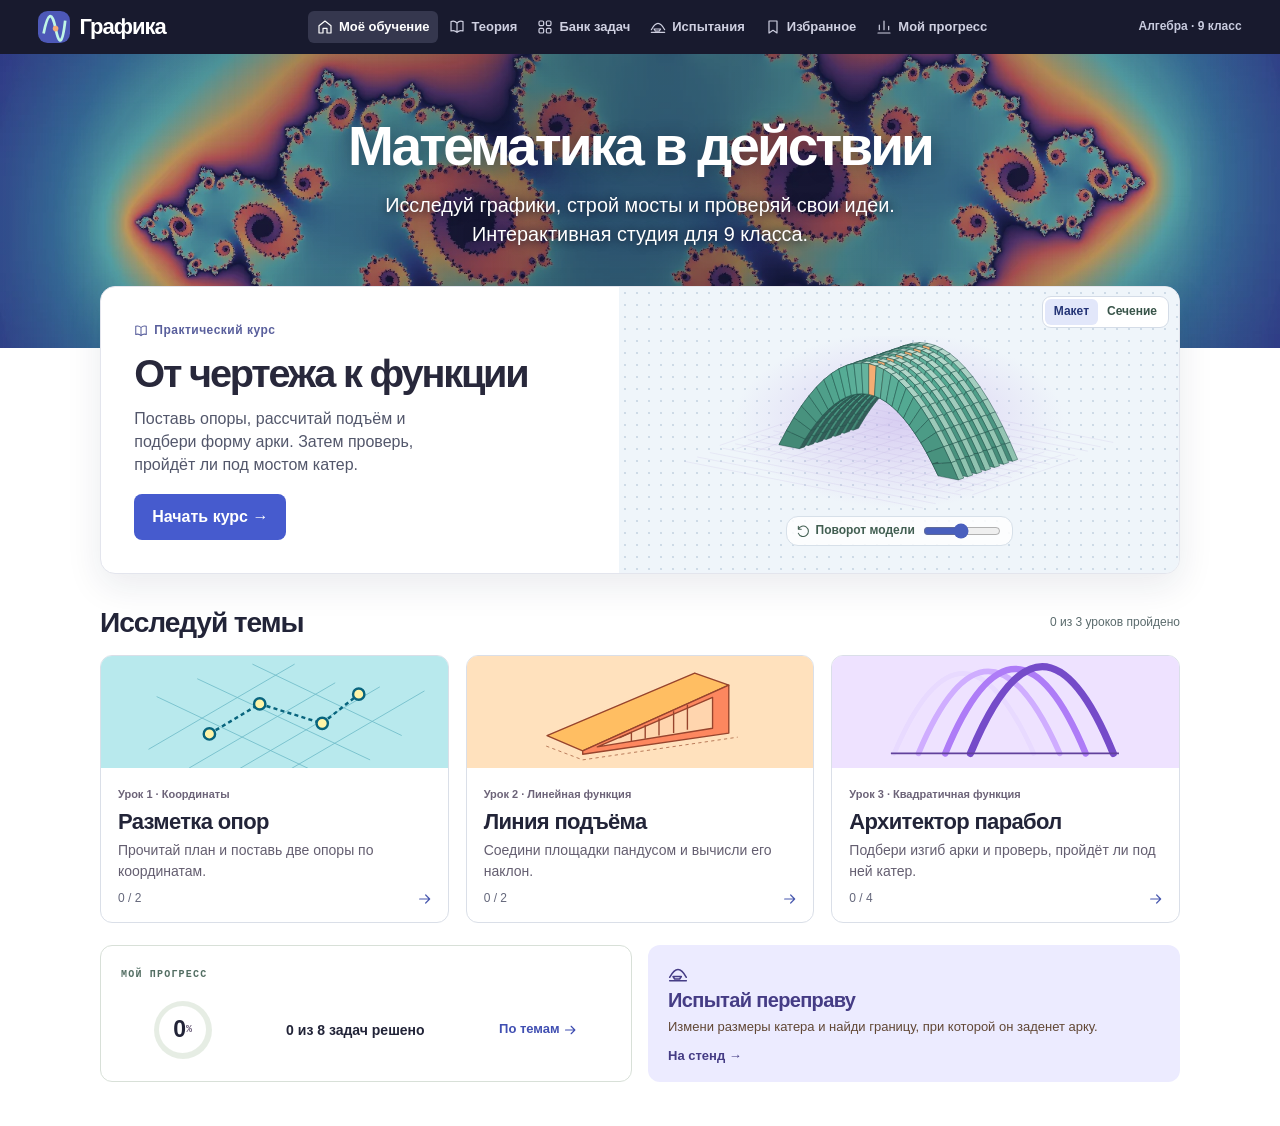
<file: index.html>
<!doctype html>
<html lang="ru"><head><meta charset="utf-8"><meta name="viewport" content="width=device-width,initial-scale=1"><title>От чертежа к функции — Графика</title><link rel="stylesheet" href="style.css"><link rel="stylesheet" href="course.css"><link rel="stylesheet" href="studio.css"><script defer src="progress.js"></script><script defer src="theory.js"></script><script defer src="studio.js"></script><script defer src="testing.js"></script><script defer src="course.js"></script></head>
<body><header><div class="wrap top"><a class="brand" href="index.html"><svg viewBox="0 0 34 30" aria-hidden="true"><path d="M1 28Q17 -24 33 28H22Q17 8 12 28Z"/></svg>Графика</a><span>Алгебра <b>⁄</b> 9 класс</span></div></header><main class="wrap syllabus" id="course"></main></body></html>
</file>
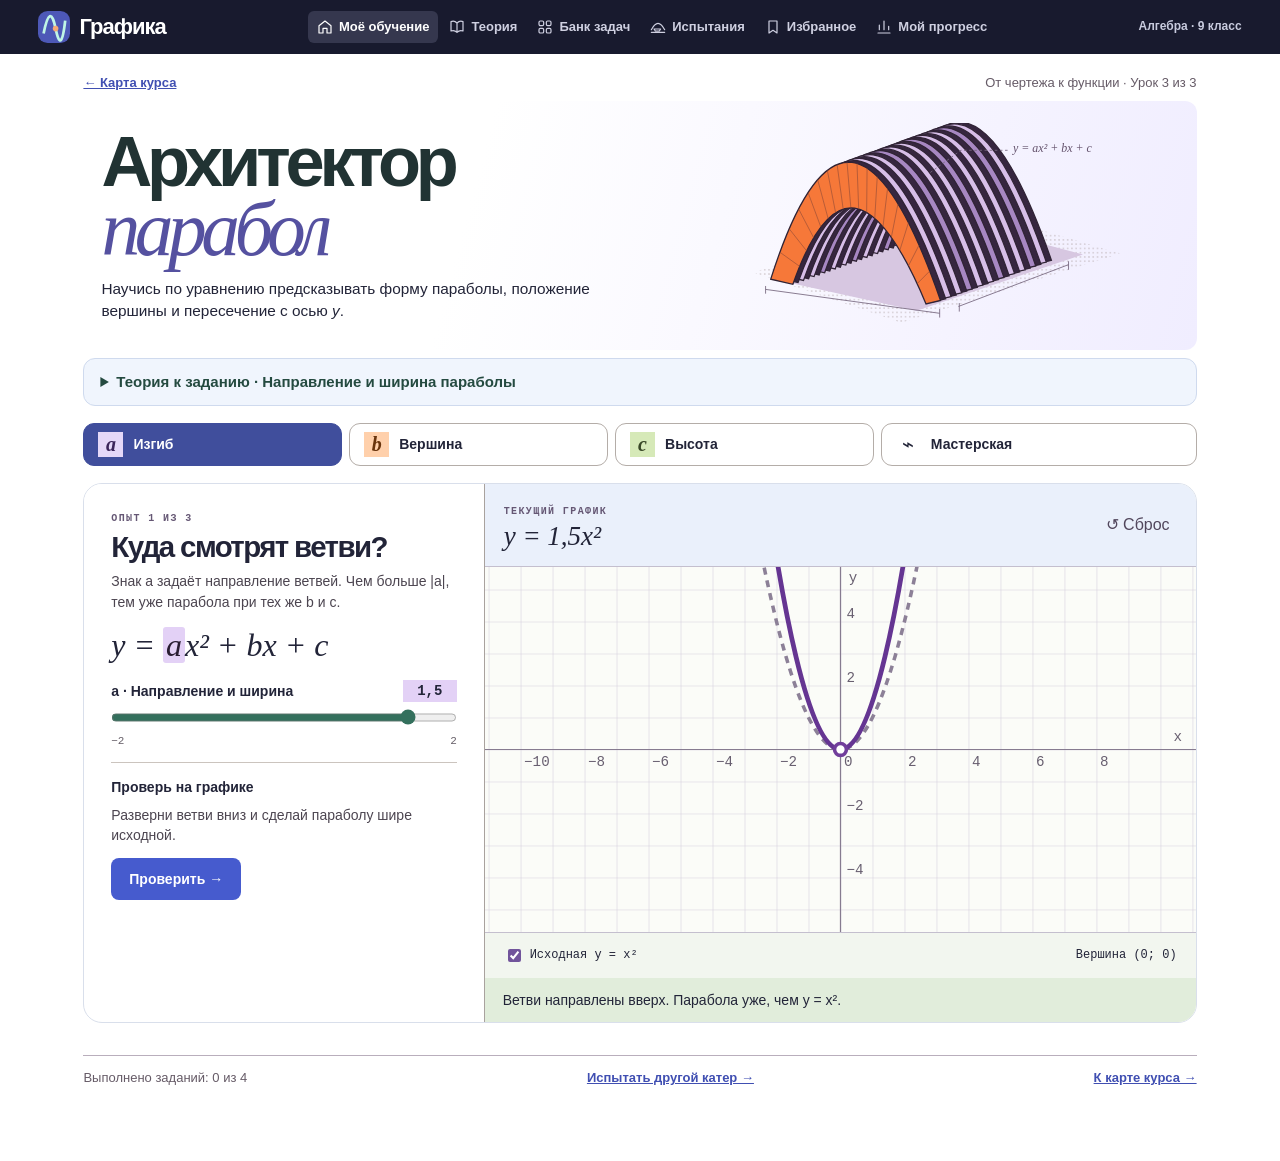
<file: parabola.html>
<!doctype html>
<html lang="ru"><head><meta charset="utf-8"><meta name="viewport" content="width=device-width,initial-scale=1"><meta name="theme-color" content="#f7f5ef"><title>Архитектор парабол — Графика</title><link rel="stylesheet" href="style.css"><link rel="stylesheet" href="course.css"><link rel="stylesheet" href="studio.css"><script defer src="progress.js"></script><script defer src="theory.js"></script><script defer src="studio.js"></script><script src="app.js" defer></script></head><body>
<header><div class="wrap top"><a class="brand" href="index.html"><svg viewBox="0 0 34 30" aria-hidden="true"><path d="M1 28Q17 -24 33 28H22Q17 8 12 28Z"/></svg>Графика</a><span>Алгебра <b>⁄</b> 9 класс</span></div></header>
<main class="wrap">
<nav class="crumb"><a href="index.html">← Карта курса</a><span>От чертежа к функции · Урок 3 из 3</span></nav><section class="poster"><div class="copy"><h1>Архитектор<br><em>парабол</em></h1><p>Научись по уравнению предсказывать форму параболы, положение вершины и пересечение с осью <i>y</i>.</p></div><svg id="sculpture" aria-label="Архитектурный этюд из параболических арок" viewBox="0 0 480 240" role="img"></svg></section>
<div id="archTheory"></div><nav id="tabs" aria-label="Выбрать опыт"></nav>
<section class="lab"><article class="lesson"><div class="kicker" id="kicker"></div><h2 id="title"></h2><p id="explain"></p><div class="equation" aria-label="Общее уравнение">y = <span data-term="a">a</span>x² + <span data-term="b">b</span>x + <span data-term="c">c</span></div><div id="sliders"></div><section class="challenge"><strong id="challengeTitle"></strong><p id="challengeText"></p><div id="buttons"></div><div id="feedback" role="status"></div></section></article>
<article class="graph"><div class="graphhead"><div><small>ТЕКУЩИЙ ГРАФИК</small><h3 id="numeric"></h3></div><button id="reset" title="Сбросить значения текущего опыта">↺ Сброс</button></div><svg id="plot" role="img" viewBox="0 0 600 308"></svg><div class="graphfoot"><label><input type="checkbox" id="compare" checked> Исходная y = x²</label><span id="vertex"></span></div><p class="observation" id="observation"></p></article></section>
<div class="course-end" id="courseEnd"></div></main></body></html>
</file>
<file: style.css>
*{box-sizing:border-box}html{color-scheme:light}body{margin:0;background:#f7f5ef;color:#241e2a;font:16px/1.46 "Inter","Segoe UI",sans-serif}button,input{font:inherit}button{cursor:pointer}button:focus-visible,input:focus-visible,a:focus-visible{outline:3px solid #6651d1;outline-offset:3px}.wrap{max-width:1320px;margin:auto;padding:0 clamp(16px,4vw,64px)}header{border-bottom:1px solid #c4bfb7}.top{height:53px;display:flex;align-items:center;justify-content:space-between;font-size:14px}.top b{color:#ad4b2b;margin:0 7px}.brand{text-decoration:none;color:inherit;font-weight:800;letter-spacing:-.8px;font-size:20px;display:flex;align-items:center;gap:8px}.brand svg{width:31px;fill:#28222e}.poster{display:grid;grid-template-columns:1.15fr 1fr;align-items:center;border-bottom:2px solid #211d26;position:relative;padding:22px 0;gap:25px}.poster h1{margin:0;font-family:"Arial Black","Segoe UI",sans-serif;font-size:clamp(48px,5.5vw,83px);letter-spacing:-.073em;line-height:.91;font-weight:900}.poster h1 em{font-family:Georgia,serif;font-weight:normal;font-size:1.1em;letter-spacing:-.07em;color:#5d3b9b}.poster p{max-width:530px;margin:14px 0 0;font-size:clamp(14px,1.2vw,17px);line-height:1.4}.poster svg{width:100%;height:clamp(155px,16vw,224px);display:block}#tabs{display:grid;grid-template-columns:repeat(3,1fr) 1.22fr;margin:17px 0;gap:7px}.tab{background:transparent;border:1px solid #b4ada8;color:inherit;display:flex;align-items:center;gap:10px;padding:8px 14px;text-align:left;font-weight:650;font-size:14px;transition:background .15s}.tab:hover{background:#e9e5dc}.tab[aria-current=true]{background:#2b2531;color:white;border-color:#2b2531}.glyph{display:grid;place-items:center;width:25px;height:25px;background:#e5d8f8;color:#3b255a;font:italic bold 20px Georgia,serif}.tab:nth-child(2) .glyph{background:#ffd0ab;color:#69340d}.tab:nth-child(3) .glyph{background:#d6e9b8;color:#384726}.tab:nth-child(4) .glyph{color:inherit;background:transparent;font:20px Arial}.tick{margin-left:auto}.lab{display:grid;grid-template-columns:minmax(280px,.83fr) minmax(0,1.48fr);align-items:start;border:1px solid #a9a29e;margin-bottom:32px;background:#fffdf7}.lesson{padding:clamp(18px,2.1vw,31px)}.kicker,small{font:700 10px/1.5 Consolas,monospace;letter-spacing:1.4px;color:#655774}.lesson h2{font:720 clamp(26px,2.3vw,36px)/1.05 "Segoe UI",sans-serif;letter-spacing:-1.6px;margin:6px 0 9px}.lesson p{margin:6px 0 12px;color:#4c4550;font-size:14px}.equation{font:italic clamp(25px,2.5vw,38px)/1.3 Georgia,serif;margin:13px 0}.on{border-radius:3px;background:var(--tint);padding:0 3px;color:#291d32}.slider{display:block;margin:12px 0}.shead{display:flex;justify-content:space-between;align-items:center;font-size:14px;font-weight:650}.shead output{font:700 14px Consolas,monospace;background:var(--tint);padding:3px 9px;min-width:54px;text-align:center}.slider input{width:100%;accent-color:#614392;height:23px;margin:4px 0 0;cursor:pointer}.limits{display:flex;justify-content:space-between;font:11px Consolas,monospace;color:#676069}.challenge{border-top:1px solid #cbc4be;margin-top:15px;padding-top:12px}.challenge strong{font-size:14px}.challenge p{font-size:14px}.action{border:0;background:#302535;color:#fff;padding:10px 16px;font-weight:650;font-size:14px}.action:hover{background:#523c61}#feedback:not(:empty){font-size:14px;margin-top:9px;color:#783f25}#feedback.ok{color:#355531}.graph{min-width:0;border-left:1px solid #a9a29e;background:#efedf5}.graphhead,.graphfoot{display:flex;align-items:center;justify-content:space-between;gap:9px;padding:13px 19px}.graphhead{border-bottom:1px solid #c4bfce}.graphhead h3{font:italic 27px Georgia,serif;margin:1px 0}.graphhead button{color:#51465c;border:0;background:transparent;padding:7px}.graph svg{width:100%;display:block;background:#f7f5fb}.graphfoot{font:12px/1.3 Consolas,monospace;border-top:1px solid #c4bfce;flex-wrap:wrap}.graphfoot label{display:flex;gap:6px;align-items:center}.graphfoot input{accent-color:#71549b}.observation{padding:12px 18px;background:#e5d9f2;margin:0;min-height:43px;font-size:14px}.lab{background:linear-gradient(to right,#fffdf7 36%,#efedf5 36%)}.lesson{background:#fffdf7}.sr{position:absolute;width:1px;height:1px;overflow:hidden;clip-path:inset(50%)}@media(max-width:760px){.poster{grid-template-columns:1.25fr 1fr;gap:0}.lab{display:flex;flex-direction:column;background:#fffdf7}.lesson,.graph{width:100%}.graph{border-left:0;border-top:1px solid #a9a29e}.lab{display:grid;grid-template-columns:1fr}.lesson{display:contents}.kicker,.lesson h2,#explain,.equation,#sliders,.challenge{margin-left:16px;margin-right:16px}.kicker{margin-top:15px;grid-row:1}.lesson h2{grid-row:2}.lesson #explain{grid-row:3}.equation{grid-row:4;margin-top:0;margin-bottom:6px}.graph{grid-row:5}.graphhead{padding:6px 12px}.graphhead h3{font-size:23px}.graphfoot{padding:7px 12px}.observation{padding:8px 12px;min-height:0}#sliders{grid-row:6}.challenge{grid-row:7;margin-top:0;margin-bottom:16px}.tab{padding:7px;gap:5px}.poster p{max-width:440px}.poster svg{height:auto}.graph svg{max-height:320px}}@media(max-width:510px){.wrap{padding:0 12px}.poster{padding:18px 0 13px;display:block}.copy h1{font-size:46px;position:relative;z-index:1;width:62%}.poster svg{position:absolute;right:-3px;top:20px;width:42%;height:85px}.poster p{margin-top:12px;font-size:14px}.tab{flex-direction:column;justify-content:center;gap:3px;font-size:11px;padding:5px 2px;position:relative}.tick{position:absolute;right:3px;top:2px}.glyph{width:20px;height:20px;font-size:17px}#tabs{margin:10px 0;gap:4px}.top{height:44px}.graphhead small{font-size:9px}.graphfoot{font-size:11px}.graphhead h3{font-size:20px}.lesson h2{font-size:26px}.poster h1 em{font-size:1em}.equation{font-size:26px}}
@media(max-width:510px){.poster svg{top:52px;right:0;width:31%;height:50px}.graph #plot text{font-size:17px}}
</file>
<file: course.css>
.syllabus{padding-bottom:34px}.cover{display:grid;grid-template-columns:1.06fr 1fr;gap:28px;align-items:stretch;padding:32px 0;border-bottom:2px solid #302535}.cover h1,.practicehead h1{font:900 clamp(42px,5.6vw,82px)/.97 "Arial Black","Segoe UI",sans-serif;letter-spacing:-.075em;margin:12px 0}.cover h1 em{font-family:Georgia,serif;font-weight:normal;color:#613d93}.cover p{max-width:495px;margin:14px 0 20px}.action{display:inline-block;text-decoration:none}.cover figure{margin:0;position:relative;display:flex;flex-direction:column;justify-content:center;background-color:#e1d7ef;background-image:linear-gradient(#a68abd38 1px,transparent 1px),linear-gradient(90deg,#a68abd38 1px,transparent 1px);background-size:24px 24px;border:1px solid #a79ab2;overflow:hidden}.cover img{width:100%;height:clamp(160px,18vw,235px)}.cover figcaption{display:flex;justify-content:space-between;gap:8px;font-size:12px;border-top:1px solid #af9cbe;background:#e7dcf1;padding:6px 11px}.planhead,.course-end,.crumb{display:flex;gap:12px;justify-content:space-between;align-items:center}.planhead{margin:22px 0 14px}.planhead h2,.practicehead h1,.exercise h2,.unitcopy h3{margin:0;letter-spacing:-.055em}.planhead h2{font-size:30px}.meter{display:flex;align-items:center;gap:10px;font-size:13px}.meter progress{width:65px;height:7px;accent-color:#65428a}.route{display:grid;grid-template-columns:repeat(3,minmax(0,1fr));gap:16px}.unit{display:flex;flex-direction:column;border:1px solid #aaa1a3;text-decoration:none;color:inherit;background:#fffcf7}.unit:hover{border-color:#5a3980}.unitart{background:#dce9c8;display:flex;align-items:center;justify-content:space-between;overflow:hidden;border-bottom:1px solid #aaa1a3;padding:4px 12px}.unitart span{white-space:nowrap;font:italic 22px Georgia,serif}.unitart svg{width:55%;height:75px}.u1 .unitart{background:#f8d9b9}.u2 .unitart{background:#e4d8f2}.unitcopy{padding:16px;display:flex;flex:1;flex-direction:column}.unitcopy h3{font-size:24px;margin:7px 0 0}.unitcopy p{font-size:14px;margin:5px 0 16px}.unitcopy strong{font-size:14px;color:#563781;margin-top:auto}.storage,.crumb,.course-end{font-size:13px;color:#665b67}.crumb,.course-end{padding:13px 0}.crumb a,.course-end a{color:#50316e;font-weight:650}.course-end{border-top:1px solid #b9aebc;margin-bottom:25px}.practicehead{margin:22px 0}.practicehead h1{font-size:clamp(34px,5vw,62px);margin-top:5px}.worksheet{display:grid;grid-template-columns:1fr 1.3fr;border:1px solid #aaa1a3;background:#fffcf7}.exercise{padding:clamp(18px,3vw,38px)}.exercise h2{font-size:clamp(23px,2.4vw,36px)}.exercise p{margin:10px 0 16px}.exercise #response{color:#543473}.exercise .slider{--tint:#e3d1f6}.sheet{border-left:1px solid #aaa1a3;background:#f2eff6}.sheet svg{display:block;width:100%}.sheet .graphhead{background:#e5d9ee}.sheet b{font:italic 23px Georgia,serif}@media(max-width:700px){.cover{gap:12px;padding:18px 0;grid-template-columns:1fr 1fr}.cover h1{font-size:40px}.cover figure{align-self:center}.cover p{font-size:14px}.route{grid-template-columns:1fr}.unit{display:grid;grid-template-columns:30% 1fr}.unitart{flex-direction:column;justify-content:center;border-bottom:0;border-right:1px solid #aaa1a3}.unitart svg{width:100%}.unitcopy{padding:12px}.unitcopy h3{font-size:21px}.unitcopy p{margin-bottom:7px}.worksheet{display:flex;flex-direction:column}.sheet{border-left:none}.exercise{display:contents}.exercise>*,.exercise #response{margin-left:14px;margin-right:14px}.exercise>small{margin-top:16px}.sheet{order:1}.exercise #adjust{order:2}.exercise button{order:3;align-self:flex-start}.exercise #response{order:4}.crumb{align-items:baseline;font-size:12px}.crumb span{text-align:right}.cover figcaption{display:block}.cover figcaption b{display:block}.meter progress{width:38px}}@media(max-width:460px){.cover{grid-template-columns:1fr}.cover figure{grid-row:1;flex-direction:row;align-items:center}.cover img{width:65%;height:103px}.cover figcaption{background:transparent;border:0}.cover h1 br{display:none}.cover h1 em:before{content:" "}.cover h1{font-size:38px}.cover p{margin:8px 0 12px}.unitart svg{height:48px}.unitart{padding:6px}.planhead h2{font-size:25px}.meter{gap:5px}}
</file>
<file: studio.css>
body{--ink:#252034;--purple:#6953df;--muted:#6c6878;--rail:205px;background:#f6f5fa;color:var(--ink);padding-left:var(--rail);font-family:Inter,"Segoe UI",Arial,sans-serif}body>header{width:var(--rail);position:fixed;inset:0 auto 0 0;background:#fff;z-index:4;border-right:1px solid #e5e3eb;border-bottom:0;display:flex;flex-direction:column;padding:30px 15px}.studio-brand{font-size:22px;font-weight:800;letter-spacing:-1.3px;display:flex;gap:9px;align-items:center;text-decoration:none;color:var(--ink);margin:0 0 45px 4px}.studio-brand span{background:var(--purple);color:white;border-radius:12px;width:39px;height:39px;display:grid;place-items:center;font:40px/.8 Georgia}.ico{width:20px;height:20px;flex:none;vertical-align:middle}header nav{display:grid;gap:7px}header nav a,.rail-foot{display:flex;align-items:center;gap:10px;padding:12px;color:#595566;font-size:14px;font-weight:600;text-decoration:none;border-radius:11px}header nav a[aria-current=page]{background:#ebe7ff;color:#5942bf}header nav a:hover,.bookmark:hover{background:#f2effa}.rail-foot{margin-top:auto;font-size:12px;border-top:1px solid #e6e2ef;border-radius:0}.wrap{max-width:1480px;margin:auto;padding:0 clamp(16px,3vw,48px)}main{padding-bottom:35px!important}.dashboard{display:grid;grid-template-columns:minmax(0,2.3fr) minmax(190px,1fr);gap:20px}.dashboard-heading,.mission{grid-column:1/-1}.dashboard-heading,.viewhead{padding-top:30px}.eyeline,.viewhead>small,.dashboard .course-label{font:700 10px/1.3 Consolas,monospace;letter-spacing:1.2px}.dashboard-heading .eyeline,.viewhead>small,.result-card .eyeline{color:#696675}.dashboard h1,.viewhead h1{font:750 clamp(32px,3vw,46px)/1.1 "Segoe UI",sans-serif;letter-spacing:-2px;margin:5px 0 0}.mission{position:relative;color:#fff;overflow:hidden;background:radial-gradient(ellipse at 90% 60%,#634d87 0,#43365f 37%,#29233e 75%);border-radius:23px;display:grid;grid-template-columns:1fr 1fr;padding:clamp(18px,2.6vw,36px);align-items:center;gap:6px}.mission .course-label{background:#ffffff15;border:1px solid #ffffff35;color:#e9e0fd;border-radius:30px;padding:5px 9px;display:inline-flex;align-items:center;gap:6px;letter-spacing:.25px;font-family:inherit;font-size:12px}.course-label .ico{width:14px;height:14px}.mission h2{font:750 clamp(39px,4vw,62px)/.98 "Segoe UI",sans-serif;letter-spacing:-2.8px;margin:14px 0 10px}.mission p{color:#e4dfec;max-width:345px;font-size:15px;margin:0 0 18px}.launch,.action{background:#674bd9;color:white;border-radius:10px;text-decoration:none;display:inline-block;padding:11px 18px;font-weight:650}.launch{background:#e3fb88;color:#262335}.launch:hover{background:#f1ffb6}.model{min-width:0;text-align:center}.model svg{display:block;width:100%;max-height:235px}.model label{color:#e7e2ef;font-size:12px;display:inline-flex;align-items:center;gap:6px}.model input{width:78px;accent-color:#dec8ff;cursor:ew-resize}.model .ico{width:14px}.planhead{margin:0 0 11px}.planhead h2,.result-list h2,.practice-tile h3{letter-spacing:-1px;font-size:24px}.planhead>span{font-size:12px;color:var(--muted)}.module-list,.result-card,.library,.result-list article,.worksheet,.lab{background:#fff;border:1px solid #e2dfeb;border-radius:19px;overflow:hidden}.module{padding:16px;display:flex;align-items:center;gap:14px;color:inherit;text-decoration:none}.module+.module,.task-row+.task-row{border-top:1px solid #efedf4}.module:hover,.task-row:hover,.result-list article a:hover{background:#f9f7ff}.module-icon{width:58px;height:64px;flex:none;display:grid;place-items:center;background:#fbe1ce;color:#9b4f2f;border-radius:13px}.module-icon .ico{width:35px;height:35px}.u1 .module-icon{background:#deecbb;color:#4b692e}.u2 .module-icon{background:#e7ddff;color:#7553ac}.module-desc{flex:1}.module-desc small,.task-row small{font:600 11px/1.4 "Segoe UI",sans-serif;letter-spacing:0;color:#6c6378}.module-desc h3,.practice-tile h3{margin:2px 0;font-size:20px;letter-spacing:-.65px}.module-desc p,.practice-tile p{font-size:13px;color:#645e70;margin:2px 0}.module-count{font-size:12px;white-space:nowrap;color:#736d7b}.module>.ico{width:16px}.dash-aside{display:grid;align-content:start;gap:12px}.result-card,.practice-tile{padding:16px 20px}.result-card{display:grid;justify-items:center;gap:9px}.result-card .eyeline{justify-self:start}.dial{width:76px;height:76px;border-radius:50%;display:grid;place-items:center;background:conic-gradient(#7759d9 var(--arc),#eeebf5 0)}.dial b{border-radius:50%;width:62px;height:62px;background:white;display:grid;align-content:center;justify-content:center;display:flex;align-items:center;font-size:23px}.dial small{letter-spacing:0}.result-card strong{font-size:14px}.result-card a,.empty a{color:#5f43bc;text-decoration:none;font-weight:600;font-size:13px}.result-card .ico{width:15px}.practice-tile{border-radius:17px;background:#e4eccf;color:#35432e;text-decoration:none;display:block}.practice-tile b{display:block;margin-top:10px;font-size:13px}.viewhead{margin-bottom:22px}.viewhead p{color:var(--muted)}.library,.result-list article{padding:20px}.find{display:flex;align-items:center;gap:8px;padding:9px 12px;border:1px solid #d1cadb;border-radius:11px}.find input{width:100%;padding:4px;border:0;background:none}.filters{display:flex;gap:7px;flex-wrap:wrap;margin:16px 0}.filters button,.bookmark{border:0;border-radius:24px;padding:8px 13px;background:#f2eff8}.filters button[aria-pressed=true]{background:#433157;color:white}.task-row{display:flex;align-items:center;gap:8px}.task-row a{display:grid;gap:3px;flex:1;padding:13px 5px;color:inherit;text-decoration:none}.bookmark{border-radius:10px;padding:9px}.bookmark[aria-pressed=true]{color:#6547be}.bookmark[aria-pressed=true] svg{fill:#d5c1fa}.empty{padding:22px 4px;color:var(--muted)}.result-list{display:grid;grid-template-columns:repeat(auto-fit,minmax(210px,1fr));gap:14px}.result-list h2{margin:0 0 9px}.result-list progress{accent-color:#7956cc;width:100%}.result-list a{display:flex;justify-content:space-between;text-decoration:none;padding:11px 0;color:inherit;font-size:14px}.worksheet,.lab{background:#fff}.lesson,.exercise{background:#fff}.crumb{padding:20px 0 8px}.poster{border-bottom:0}.poster h1 em{color:#6953bc}.tab{border-radius:11px}.studio-lesson .sheet,#drawing{touch-action:pan-y}.sheet #drawing.selectable{touch-action:none;cursor:crosshair}.model input:focus-visible{outline-color:white}
@media(max-width:1020px){body{--rail:170px}body>header{padding:24px 8px}.module{gap:9px;padding:12px}.module-desc p{display:none}.dashboard{gap:14px}.model label{font-size:11px}.module-icon{width:43px;height:50px}}@media(max-width:800px){body{padding-left:0;padding-bottom:65px}body>header{width:100%;height:56px;position:relative;padding:7px 15px;display:flex;flex-direction:row;align-items:center;justify-content:space-between;border-right:0;border-bottom:1px solid #e5e3eb}.studio-brand{margin:0;font-size:19px}.studio-brand span{width:32px;height:32px;font-size:32px}.rail-foot{margin:0;padding:4px;border:0}.rail-foot .ico{width:15px}header nav{position:fixed;bottom:0;left:0;right:0;z-index:10;background:#fffffff5;border-top:1px solid #e1dce9;display:flex;justify-content:space-around;padding:5px 4px max(5px,env(safe-area-inset-bottom));backdrop-filter:blur(12px)}header nav a{flex:1;flex-direction:column;gap:2px;padding:4px 0;font-size:11px}.dashboard-heading,.viewhead{padding-top:18px}.mission h2{font-size:40px}.dash-aside{grid-template-columns:1fr 1fr}.dashboard{grid-template-columns:1fr}.module-desc p{display:block}.mission{min-height:235px}.practice-tile{align-content:center}.lab{border-radius:14px}.module-count{font-size:11px}}@media(max-width:520px){.mission{grid-template-columns:1fr;padding:19px;gap:3px}.mission h2{font-size:36px;letter-spacing:-1.6px}.mission h2 br{display:none}.mission h2 br:after{content:' '}.mission p{margin-bottom:12px}.model{display:flex;align-items:center;flex-direction:column}.model svg{height:150px}.dashboard{gap:16px}.planhead h2{font-size:22px}.planhead{gap:6px}.module-desc p{display:none}.module{padding:13px 10px}.module h3{font-size:17px}.module-icon{width:40px;height:43px}.module-icon .ico{width:26px}.module>.ico{display:none}.module-count{margin-left:auto}.practice-tile,.result-card,.library{padding:14px}.filters{gap:5px}.filters button{padding:6px 10px}.result-list{grid-template-columns:1fr}.mission h2 br{display:initial}}
.studio-brand{white-space:nowrap;font-size:20px}.studio-brand span{flex:none}#model{cursor:grab;touch-action:pan-y}#model:active{cursor:grabbing}#plot.movable{cursor:crosshair;touch-action:none}

/* Graph-paper studio */
body{--ink:#202f32;--muted:#5b6b6d;--purple:#285f57;background:#f5f6f2;color:var(--ink)}
body>header{background:#fcfdf9;border-color:#dfe5db}.studio-brand{font-size:24px;letter-spacing:-1.6px;color:#243e38}.graph-logo{height:38px;width:38px;flex:none}.rail-foot{color:#50675f}
header nav a[aria-current=page]{background:#dcebe2;color:#195448}header nav a:hover{background:#ecf2ea}
.dashboard-heading .eyeline,.viewhead>small,.result-card .eyeline{color:#536e63}
.dashboard h1,.viewhead h1,.practicehead h1,.poster h1{color:#213333}
.mission{padding:0;gap:0;align-items:stretch;background:#e7f0d8;border:1px solid #b8c9b6;color:#203b33;border-radius:21px;grid-template-columns:1fr 1.08fr}
.mission-copy{padding:clamp(22px,2.7vw,39px)}.mission .course-label{background:#f8faed;border:1px solid #b7cab3;color:#315b49}
.mission h2{font-family:Georgia,"Times New Roman",serif;letter-spacing:-.062em;font-weight:500;font-size:clamp(44px,5.1vw,75px);line-height:.94}
.mission p{color:#385348;line-height:1.45}.launch,.action,.primary{background:#23584c;color:#fff}.launch:hover,.action:hover,.primary:hover{background:#143e35}
.model{position:relative;display:flex;flex-direction:column;align-items:center;justify-content:center;min-width:0;background-color:#edf3e8;background-image:linear-gradient(90deg,#779f8a26 1px,transparent 1px),linear-gradient(#779f8a26 1px,transparent 1px);background-size:21px 21px;border-left:1px solid #b8c9b6;padding:34px 8px 12px}
.model svg#model{height:210px;max-height:230px}.model label{font-weight:600;color:#415e51;background:#f8faf2;padding:4px 9px;border-radius:12px;border:1px solid #c6d8c7}.model label[hidden]{display:none}.model input{accent-color:#2a6552}.model-tabs{position:absolute;right:10px;top:9px;display:flex;padding:2px;border:1px solid #c1d1c3;background:#f8faf4;border-radius:9px}.model-tabs button,.predictions button{border:0;background:transparent;color:#385449;font-weight:650;font-size:12px;border-radius:6px;padding:4px 9px}.model-tabs button[aria-pressed=true]{background:#d5e3d3}
.module-list,.result-card,.library,.result-list article,.worksheet,.lab,.bench,.triallog{border-color:#d8e0d8}.module:hover,.task-row:hover{background:#f2f6ef}
.dial{background:conic-gradient(#3d7860 var(--arc),#e6ede4 0)}.practice-tile{background:#ffddbf;color:#493628}.practice-tile p{color:#614735}.result-card a,.empty a,.crumb a,.course-end a{color:#245f4e}.filters button[aria-pressed=true]{background:#24594c}.filters button,.bookmark{background:#edf2ea}.bookmark[aria-pressed=true] .ico{fill:#a6d9c4;stroke:#24594c}
.poster h1 em{color:#326951}.tab[aria-current=true]{background:#214e45;border-color:#214e45}.graph,.sheet,.graphfoot{background:#f2f6ef}.graph svg,.sheet #drawing{background:#fbfcf8}.graphhead,.sheet .graphhead{background:#e8efe3}.observation{background:#e1eddb}.slider input{accent-color:#34705d}.result-list progress{accent-color:#36765e}
.bench{display:grid;grid-template-columns:minmax(0,1.45fr) minmax(240px,1fr);background:#fff;border:1px solid #ccd8cd;border-radius:17px;overflow:hidden}.test-canvas{background:#f7fbf7}.test-canvas svg{display:block;width:100%;height:auto}.sheetbar{display:flex;justify-content:space-between;gap:6px;align-items:center;background:#e5eee5;padding:13px 16px;font-size:14px}.sheetbar span{font-family:Georgia,serif;font-style:italic}.test-controls{border-left:1px solid #dce4da;padding:18px 20px}.test-controls h2,.triallog h2{font-size:22px;letter-spacing:-.7px;margin:0 0 13px}.test-controls .slider{--tint:#e0eddc}.predictions{display:flex;gap:7px;margin-top:9px}.predictions button{background:#24594c;color:white;padding:10px;font-size:13px}.predictions button:disabled{background:#dbe4db;color:#486157;cursor:default}.test-controls #testResult{font-size:14px;line-height:1.55;color:#3b5148}.triallog{border:1px solid #d8dfd5;background:#fff;margin:16px 0 32px;padding:17px 21px;border-radius:16px}.triallog p{font-size:14px;color:#52645c}.triallog #trialRows>div{display:flex;align-items:center;justify-content:space-between;gap:8px;padding:9px 0;border-top:1px solid #e3e9df;font-size:14px}
@media(max-width:800px){.graph-logo{width:30px;height:30px}header nav a{font-size:10px}.mission-copy{padding:20px}.model svg#model{height:166px}.model{padding-top:34px}.bench{grid-template-columns:1fr}.test-controls{border-left:0;border-top:1px solid #dce4da}.test-canvas svg{max-height:330px}.studio-brand{font-size:21px}}
@media(max-width:520px){.mission{grid-template-columns:1fr}.mission-copy{padding:17px 19px 14px}.mission h2{font-size:38px;letter-spacing:-1.9px}.mission h2 br{display:none}.mission h2 br::after{content:" "}.model{border-left:0;border-top:1px solid #b8c9b6;padding:10px 5px 8px}.model svg#model{height:142px}.model-tabs{top:6px;right:5px}.model-tabs button{font-size:10px;padding:4px 5px}.test-controls{padding:15px}.triallog #trialRows>div{font-size:12px}.triallog{padding:14px}.sheetbar{font-size:12px}}
.theory-chapter{max-width:850px;margin:24px 0}.theory-chapter h2{font-size:22px;letter-spacing:-.6px}.quick-theory{background:#f5faf1;border:1px solid #c7d9ca;border-radius:12px;margin:8px 0 14px;color:#244a40}.quick-theory summary{padding:12px 16px;cursor:pointer;font-size:15px;font-weight:650}.note-body{max-width:76ch;padding:0 16px 8px;color:#31453f;font-size:15px;line-height:1.58}.note-body p{margin:5px 0 11px}.note-body .note-formula{padding:8px 12px;background:#e3eddf;font:italic 19px/1.35 Georgia,serif;border-radius:6px}.note-practice{display:inline-block;padding:0 16px 14px;color:#1d5b48;font-weight:650}.quick-theory summary:focus-visible{outline:3px solid #366b54;border-radius:10px}@media(max-width:800px){header nav a{min-width:0;font-size:clamp(8px,2.2vw,11px);text-align:center}}

/* A mathematical landscape and an illustrated course gallery. */
body{padding-left:0;background:#fff;color:#222438;--ink:#222438;--purple:#435cdb}
body>header{position:relative;inset:auto;width:100%;height:auto;min-height:54px;flex-direction:row;align-items:center;justify-content:space-between;gap:18px;padding:8px clamp(14px,3vw,48px);border:0;background:#181a2e}
.studio-brand{margin:0;color:white;font-size:22px;letter-spacing:-1px}.graph-logo{width:32px;height:32px}.graph-logo rect{fill:#4d58b7}.graph-logo path{stroke:#bff5e6}
header nav{position:static;display:flex;justify-content:center;flex-wrap:wrap;gap:2px;background:transparent;border:0;backdrop-filter:none;padding:0}
header nav a,header nav a[aria-current=page]{display:flex;flex-direction:row;align-items:center;justify-content:center;gap:6px;padding:7px 9px;color:#cfd0e1;font-size:13px;white-space:nowrap;border-radius:6px;font-weight:550}
header nav a[aria-current=page],header nav a:hover{color:#fff;background:#35374e}
header nav .ico{width:16px;height:16px}.rail-foot{border:0;margin:0;padding:0;color:#c8cbde;font-size:12px;white-space:nowrap}.rail-foot .ico{display:none}
main.wrap{max-width:1190px}.dashboard.wrap{max-width:none;display:block;padding:0 0 44px!important}
.dashboard-heading{text-align:center;color:#fff;padding:clamp(36px,5vw,76px) 18px 100px;background:linear-gradient(90deg,#17132b30,#10142680 45%,#11142880 56%,#1b193132),url("julia.webp") center 49% / cover,#202541}
.dashboard-heading h1{font:750 clamp(38px,4.3vw,66px)/1.05 "Segoe UI",sans-serif;color:white;letter-spacing:-.054em;margin:0 0 15px;text-shadow:0 2px 18px #0f142c60}
.dashboard-heading p{color:#fff;font:400 clamp(16px,1.55vw,22px)/1.45 "Segoe UI",sans-serif;margin:0;text-shadow:0 1px 9px #11152b}
.dashboard>.mission,.dashboard>.learning,.dashboard>.dash-aside{width:min(1080px,calc(100% - 48px));margin-inline:auto}
.dashboard>.mission{grid-template-columns:1fr 1.08fr;background:#fff;border:1px solid #e3e5ed;border-radius:15px;box-shadow:0 12px 36px #19264217;margin-top:-62px;overflow:hidden}
.mission-copy{padding:clamp(22px,2.6vw,38px)}.mission .course-label{color:#595f9c;background:transparent;border:0;border-radius:0;padding:0;font-size:12px;letter-spacing:.5px}.mission h2{font:730 clamp(31px,3.1vw,45px)/1.08 "Segoe UI",sans-serif;letter-spacing:-.055em;color:#28283b;margin:8px 0 12px}.mission h2 br{display:none}.mission p{color:#53576b;max-width:36ch;font-size:16px}.launch,.action,.primary{background:#465bce;color:white;border-radius:8px}.launch:hover,.action:hover,.primary:hover{background:#3448ad}
.model{border:0;background-color:#eff5fa;background-image:radial-gradient(#a8bdd27a .8px,transparent .8px);background-size:12px 12px}.model svg#model{height:180px}.model-tabs{background:#fff;border-color:#d4dce7}.model-tabs button[aria-pressed=true]{background:#e2e7fa;color:#243476}.model label{background:#ffffffd9;border-color:#d7e0e9}.model input{accent-color:#495fbd}
.dashboard>.learning{margin-top:32px}.planhead{margin:0 0 15px}.planhead h2{font:700 clamp(25px,2.2vw,34px)/1.2 "Segoe UI",sans-serif;letter-spacing:-1.1px}.module-list{display:grid;grid-template-columns:repeat(3,minmax(0,1fr));gap:17px;border:0;border-radius:0;overflow:visible;background:none}
.module,.module+.module{position:relative;display:grid;grid-template-columns:1fr auto;align-content:start;gap:0;padding:0 0 13px;border:1px solid #dadfe8;background:white;border-radius:12px;overflow:hidden;transition:transform .18s,box-shadow .18s}
.module:hover{transform:translateY(-3px);box-shadow:0 6px 20px #202d4b1a;background:white}.module-icon{grid-column:1/-1;width:100%;height:112px;border-radius:0;background:#b8e9ed}.u1 .module-icon{background:#ffe1bd}.u2 .module-icon{background:#eee2ff}.module-icon svg{display:block;width:100%;height:100%}.module-desc{grid-column:1/-1;padding:13px 17px 6px}.module-desc p{display:block;font-size:14px}.module-desc h3{font-size:22px}.module-count{padding-left:17px;color:#64677b}.module>.ico{display:block;margin-right:15px;color:#4959af}
.dashboard>.dash-aside{display:grid;grid-template-columns:1fr 1fr;gap:16px;margin-top:22px}.result-card,.practice-tile{border-radius:12px}.practice-tile{background:#ecebff;color:#453c85}.result-card{display:flex;flex-wrap:wrap;align-items:center;justify-content:space-around}.result-card .eyeline{width:100%}.dial{width:58px;height:58px}.dial b{width:47px;height:47px}.result-card a,.empty a,.crumb a,.course-end a{color:#404fb2}
.viewhead{border-bottom:1px solid #dfe3ed;padding-bottom:12px}.poster h1 em{color:#5551a0}.worksheet,.lab,.bench,.library,.theory-chapter .quick-theory{border-color:#d9dfeb}.quick-theory{background:#f0f5fd;border-color:#cfdaee}.note-body .note-formula{background:#e2ebf8}.poster{background:linear-gradient(105deg,#fff 35%,#f0edff);border-radius:12px;padding-inline:18px}.tab[aria-current=true]{background:#404e9c;border-color:#404e9c}.filters button[aria-pressed=true]{background:#404e9c}.sheetbar,.graphhead,.sheet .graphhead{background:#eaf0fb}.triallog,.bench{margin-bottom:16px}
@media(max-width:950px){.rail-foot{display:none}header nav a{font-size:12px;padding:6px}.module-desc h3{font-size:20px}}
@media(max-width:720px){body{padding-bottom:0}body>header{display:block;padding:8px 12px 4px}.studio-brand{width:fit-content}.rail-foot{display:block;position:absolute;right:15px;top:16px}header nav{display:grid;grid-template-columns:repeat(6,minmax(0,1fr));margin-top:6px}header nav a,header nav a[aria-current=page]{flex-direction:column;gap:2px;padding:5px 0;font-size:10px}.dashboard-heading{padding:34px 14px 72px}.dashboard>.mission,.dashboard>.learning,.dashboard>.dash-aside{width:calc(100% - 28px)}.dashboard>.mission{margin-top:-45px}.mission-copy{padding:18px}.mission p{font-size:14px}.model svg#model{height:150px}.module-list{gap:9px}.module-icon{height:83px}.module-desc{padding:9px}.module-count{padding-left:9px}.module-desc h3{font-size:17px}.module-desc p{font-size:13px}}
@media(max-width:520px){header nav a,header nav a[aria-current=page]{font-size:clamp(8px,2.2vw,10px)}.dashboard-heading h1{font-size:36px}.dashboard-heading p{font-size:15px}.dashboard>.mission{grid-template-columns:1fr}.mission-copy{padding:19px 20px 15px}.model{border-top:1px solid #e0e6ee}.model svg#model{height:134px}.dashboard>.learning{margin-top:22px}.module-list{grid-template-columns:1fr}.module,.module+.module{padding:0;display:grid;align-items:center;grid-template-columns:90px 1fr 25px;min-height:97px}.module-icon{height:100%;grid-column:1;grid-row:1/3}.module-icon svg{width:98%;height:auto}.module-desc{grid-column:2;grid-row:1/3}.module-desc small{font-size:10px}.module-count{display:none}.module>.ico{grid-column:3;grid-row:1/3}.dashboard>.dash-aside{grid-template-columns:1fr}.result-card .eyeline{width:auto}.planhead>span{font-size:11px}}
@media(prefers-reduced-motion:reduce){.module{transition:none}}
</file>
